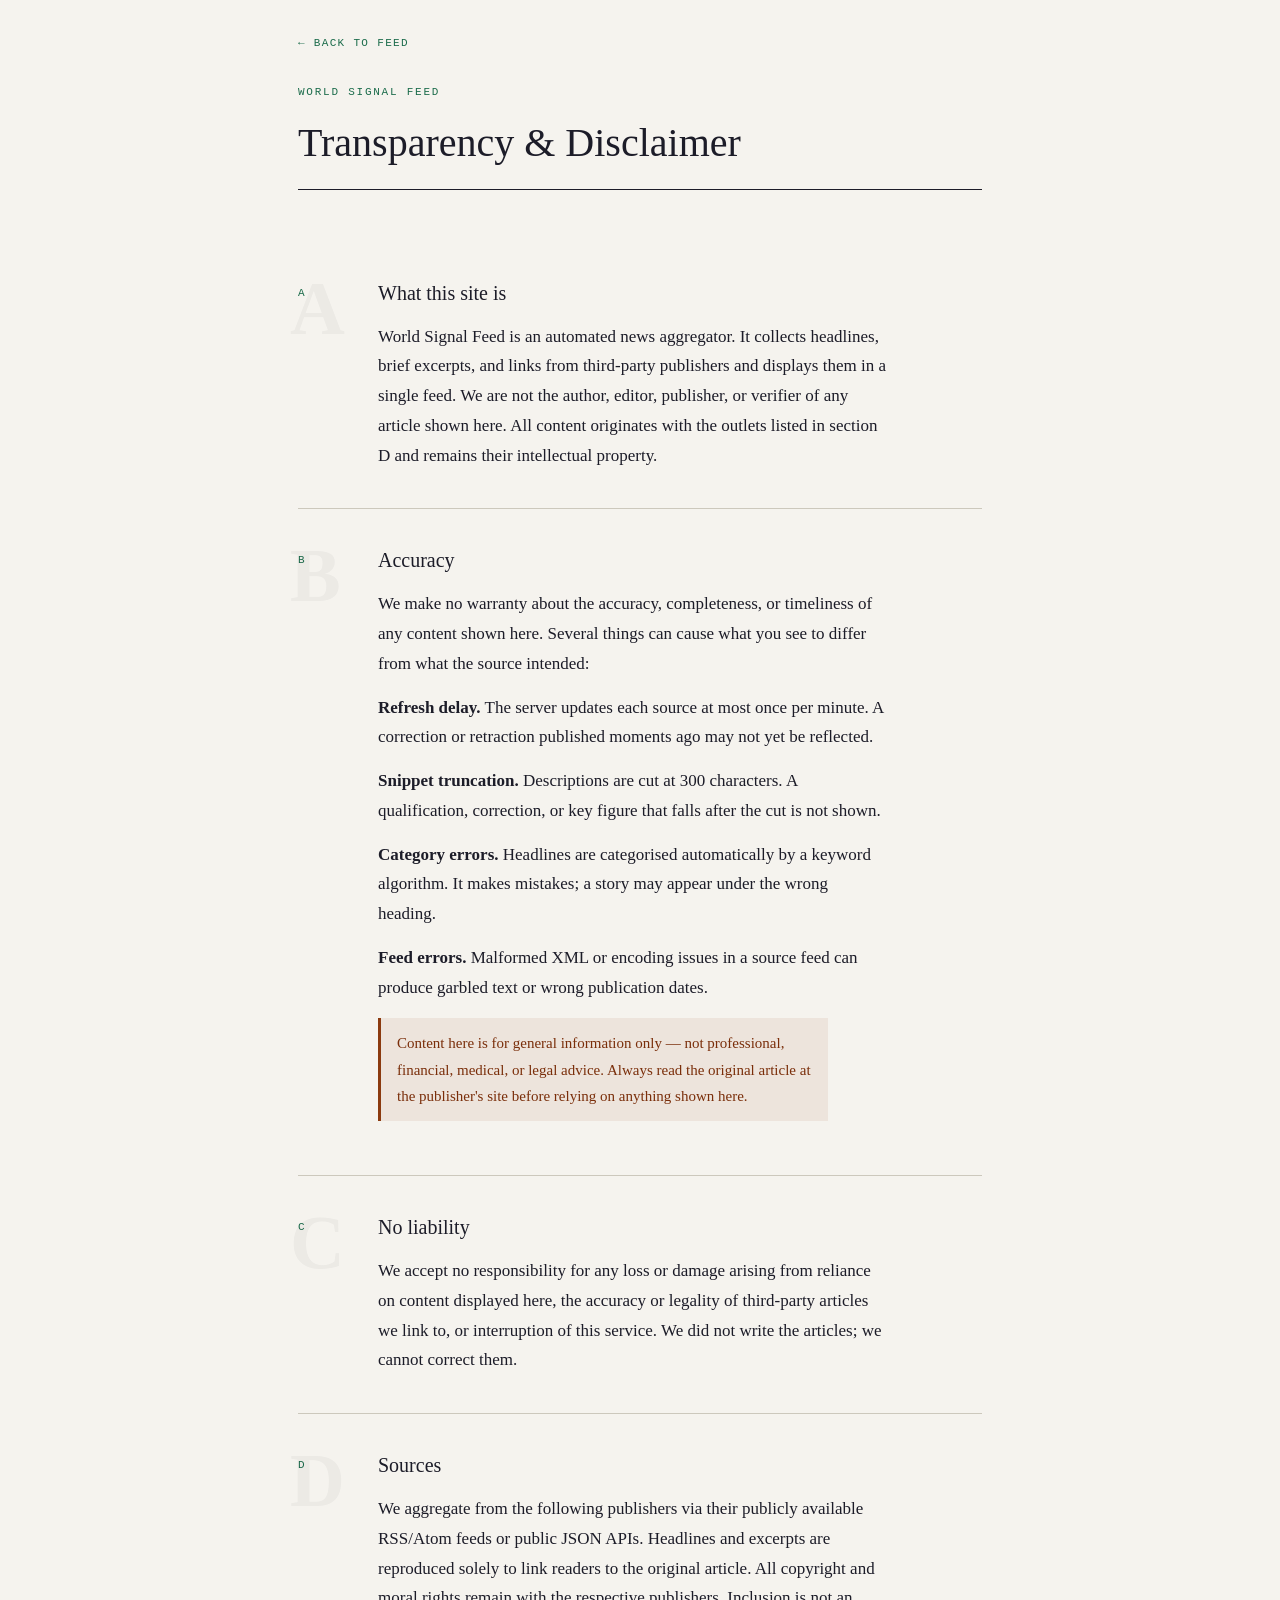
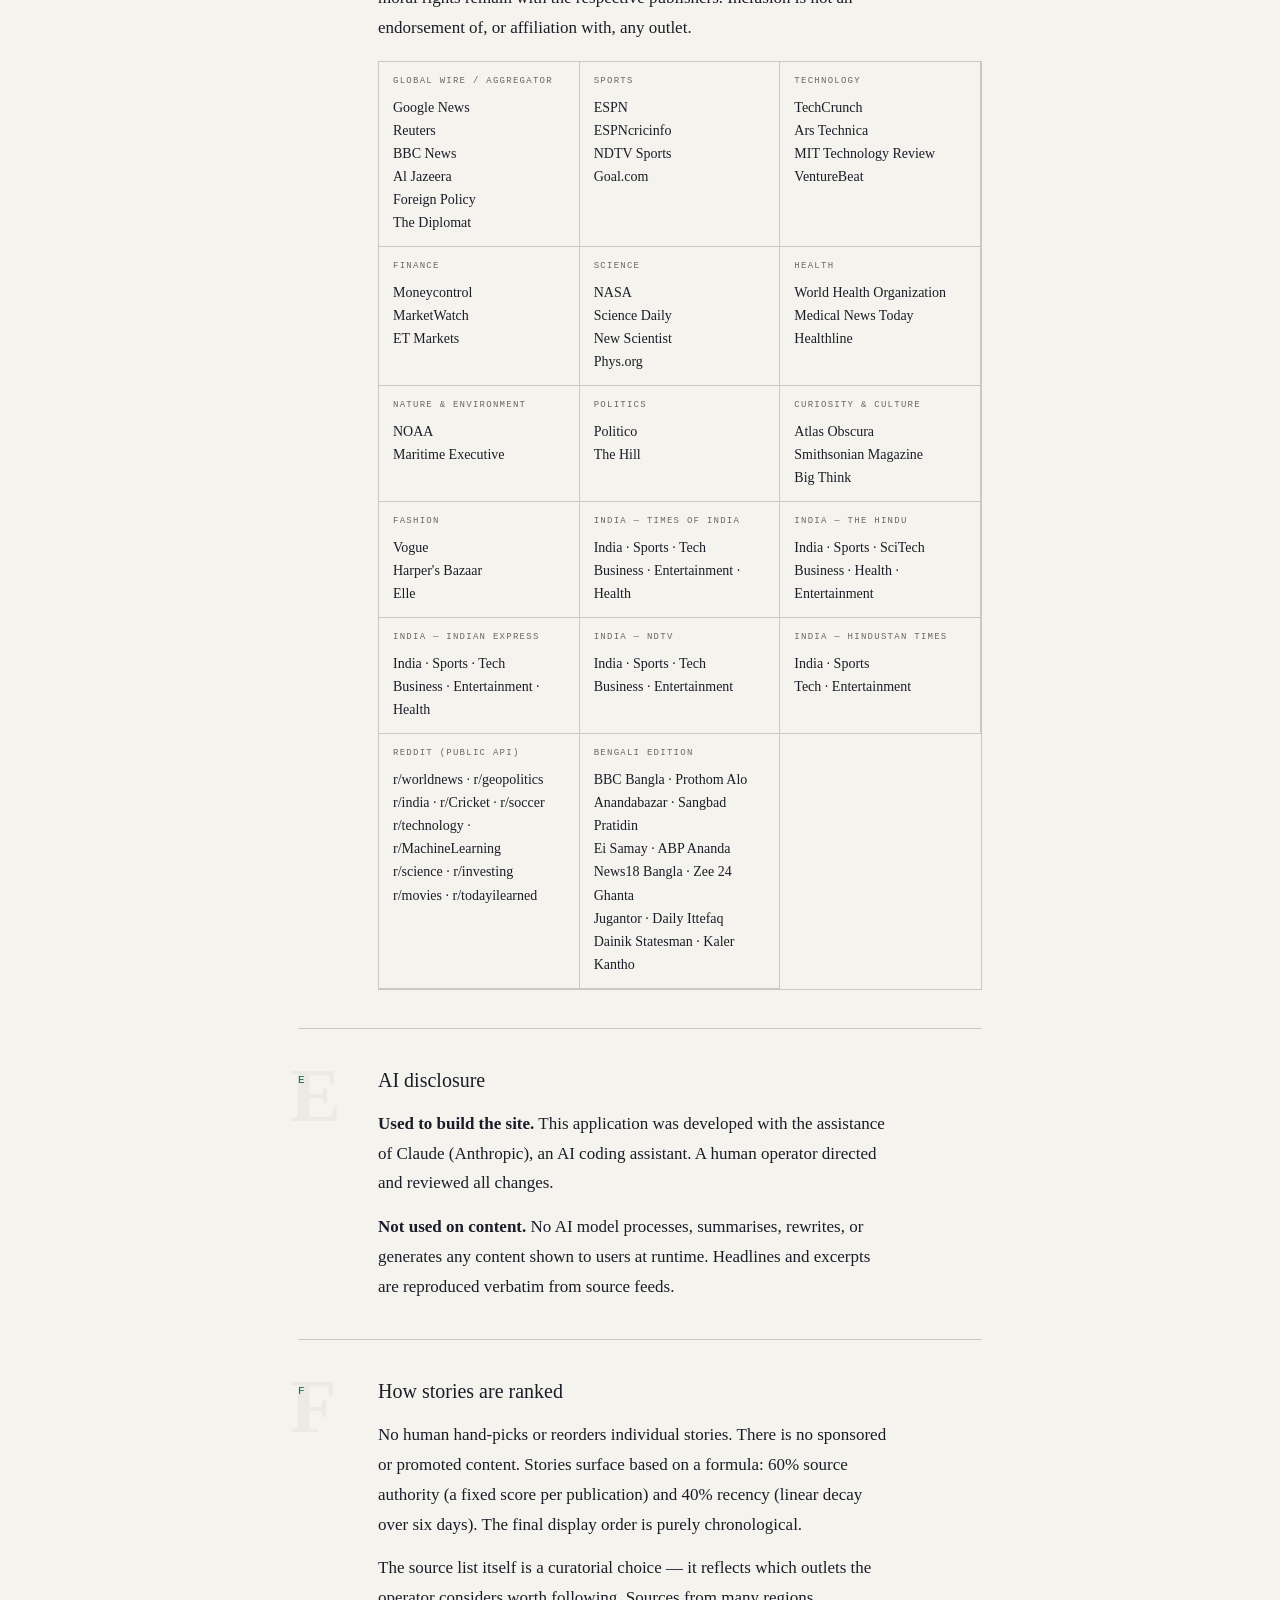
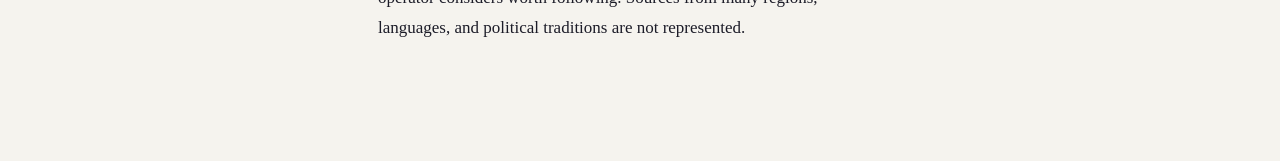
<file: disclaimer.html>
<!DOCTYPE html>
<html lang="en">
<head>
  <meta charset="UTF-8">
  <meta name="viewport" content="width=device-width, initial-scale=1">
  <meta name="theme-color" content="#131311">
  <title>Transparency & Disclaimer — World Signal Feed</title>
  <style>
    :root {
      --page:   #f5f3ee;
      --ink:    #1c1c28;
      --rule:   #ccc8bc;
      --accent: #1a6b4a;
      --meta:   #6b6660;
      --warn-bg: color-mix(in srgb, #8b3a0f 8%, #f5f3ee);
      --warn-fg: #7a2e0a;
      --warn-bd: #8b3a0f;
    }
    @media (prefers-color-scheme: dark) {
      :root {
        --page:   #131311;
        --ink:    #e8e4dc;
        --rule:   #2c2925;
        --accent: #3db87a;
        --meta:   #857f74;
        --warn-bg: color-mix(in srgb, #c4743a 10%, #131311);
        --warn-fg: #d08050;
        --warn-bd: #a05a28;
      }
    }

    *, *::before, *::after { box-sizing: border-box; margin: 0; padding: 0; }

    html {
      background: var(--page);
      color: var(--ink);
      font-family: Georgia, 'Times New Roman', serif;
      font-size: 17px;
      line-height: 1.75;
      -webkit-font-smoothing: antialiased;
    }

    body { max-width: 740px; margin: 0 auto; padding: 0 28px 80px; }

    .back {
      display: inline-flex;
      align-items: center;
      gap: 6px;
      font-family: ui-monospace, monospace;
      font-size: 11px;
      letter-spacing: 0.12em;
      text-transform: uppercase;
      color: var(--accent);
      text-decoration: none;
      margin-top: 28px;
      padding: 6px 0;
    }
    .back:hover { text-decoration: underline; }

    header {
      border-bottom: 1.5px solid var(--ink);
      padding: 24px 0 22px;
      margin-bottom: 52px;
    }
    .eyebrow {
      font-family: ui-monospace, monospace;
      font-size: 11px;
      letter-spacing: 0.16em;
      text-transform: uppercase;
      color: var(--accent);
      margin-bottom: 16px;
    }
    h1 {
      font-size: clamp(28px, 4vw, 40px);
      font-weight: normal;
      line-height: 1.2;
      text-wrap: balance;
    }

    .section {
      display: grid;
      grid-template-columns: 48px 1fr;
      gap: 0 32px;
      padding: 38px 0;
      border-bottom: 0.5px solid var(--rule);
    }
    .section:last-of-type { border-bottom: none; }

    .section-mark { padding-top: 4px; position: relative; }
    .section-letter {
      font-family: ui-monospace, monospace;
      font-size: 11px;
      letter-spacing: 0.12em;
      text-transform: uppercase;
      color: var(--accent);
      display: block;
      position: sticky;
      top: 24px;
    }
    .ghost {
      position: absolute;
      top: -10px; left: -8px;
      font-size: 76px;
      font-family: Georgia, serif;
      font-weight: bold;
      color: var(--ink);
      opacity: 0.04;
      line-height: 1;
      pointer-events: none;
      user-select: none;
    }

    .body h2 {
      font-size: 20px;
      font-weight: normal;
      margin-bottom: 16px;
      line-height: 1.3;
      text-wrap: balance;
    }
    .body p { max-width: 60ch; margin-bottom: 14px; color: var(--ink); }
    .body p:last-child { margin-bottom: 0; }

    .callout {
      border-left: 3px solid var(--warn-bd);
      background: var(--warn-bg);
      color: var(--warn-fg);
      padding: 12px 16px;
      margin: 16px 0;
      font-size: 15px;
      max-width: 60ch;
    }

    .source-grid {
      display: grid;
      grid-template-columns: repeat(auto-fill, minmax(190px, 1fr));
      border: 0.5px solid var(--rule);
      margin-top: 18px;
      font-size: 14px;
      overflow-x: auto;
    }
    .sg { border-right: 0.5px solid var(--rule); border-bottom: 0.5px solid var(--rule); padding: 12px 14px; }
    .sg-label {
      font-family: ui-monospace, monospace;
      font-size: 9px;
      letter-spacing: 0.14em;
      text-transform: uppercase;
      color: var(--meta);
      margin-bottom: 6px;
    }
    .sg ul { list-style: none; }
    .sg li { line-height: 1.65; color: var(--ink); }

    @media (max-width: 540px) {
      .section { grid-template-columns: 1fr; gap: 6px 0; }
      .ghost { display: none; }
      .source-grid { grid-template-columns: 1fr 1fr; }
    }
    @media (prefers-reduced-motion: reduce) { * { transition: none !important; } }
  </style>
</head>
<body>

<a class="back" href="/">&#8592; Back to feed</a>

<header>
  <div class="eyebrow">World Signal Feed</div>
  <h1>Transparency &amp; Disclaimer</h1>
</header>

<div class="section">
  <div class="section-mark"><span class="section-letter">A</span><span class="ghost">A</span></div>
  <div class="body">
    <h2>What this site is</h2>
    <p>World Signal Feed is an automated news aggregator. It collects headlines, brief excerpts, and links from third-party publishers and displays them in a single feed. We are not the author, editor, publisher, or verifier of any article shown here. All content originates with the outlets listed in section D and remains their intellectual property.</p>
  </div>
</div>

<div class="section">
  <div class="section-mark"><span class="section-letter">B</span><span class="ghost">B</span></div>
  <div class="body">
    <h2>Accuracy</h2>
    <p>We make no warranty about the accuracy, completeness, or timeliness of any content shown here. Several things can cause what you see to differ from what the source intended:</p>
    <p><strong>Refresh delay.</strong> The server updates each source at most once per minute. A correction or retraction published moments ago may not yet be reflected.</p>
    <p><strong>Snippet truncation.</strong> Descriptions are cut at 300 characters. A qualification, correction, or key figure that falls after the cut is not shown.</p>
    <p><strong>Category errors.</strong> Headlines are categorised automatically by a keyword algorithm. It makes mistakes; a story may appear under the wrong heading.</p>
    <p><strong>Feed errors.</strong> Malformed XML or encoding issues in a source feed can produce garbled text or wrong publication dates.</p>
    <div class="callout">
      Content here is for general information only — not professional, financial, medical, or legal advice. Always read the original article at the publisher's site before relying on anything shown here.
    </div>
  </div>
</div>

<div class="section">
  <div class="section-mark"><span class="section-letter">C</span><span class="ghost">C</span></div>
  <div class="body">
    <h2>No liability</h2>
    <p>We accept no responsibility for any loss or damage arising from reliance on content displayed here, the accuracy or legality of third-party articles we link to, or interruption of this service. We did not write the articles; we cannot correct them.</p>
  </div>
</div>

<div class="section">
  <div class="section-mark"><span class="section-letter">D</span><span class="ghost">D</span></div>
  <div class="body">
    <h2>Sources</h2>
    <p>We aggregate from the following publishers via their publicly available RSS/Atom feeds or public JSON APIs. Headlines and excerpts are reproduced solely to link readers to the original article. All copyright and moral rights remain with the respective publishers. Inclusion is not an endorsement of, or affiliation with, any outlet.</p>
    <div class="source-grid">
      <div class="sg"><div class="sg-label">Global wire / aggregator</div><ul><li>Google News</li><li>Reuters</li><li>BBC News</li><li>Al Jazeera</li><li>Foreign Policy</li><li>The Diplomat</li></ul></div>
      <div class="sg"><div class="sg-label">Sports</div><ul><li>ESPN</li><li>ESPNcricinfo</li><li>NDTV Sports</li><li>Goal.com</li></ul></div>
      <div class="sg"><div class="sg-label">Technology</div><ul><li>TechCrunch</li><li>Ars Technica</li><li>MIT Technology Review</li><li>VentureBeat</li></ul></div>
      <div class="sg"><div class="sg-label">Finance</div><ul><li>Moneycontrol</li><li>MarketWatch</li><li>ET Markets</li></ul></div>
      <div class="sg"><div class="sg-label">Science</div><ul><li>NASA</li><li>Science Daily</li><li>New Scientist</li><li>Phys.org</li></ul></div>
      <div class="sg"><div class="sg-label">Health</div><ul><li>World Health Organization</li><li>Medical News Today</li><li>Healthline</li></ul></div>
      <div class="sg"><div class="sg-label">Nature &amp; environment</div><ul><li>NOAA</li><li>Maritime Executive</li></ul></div>
      <div class="sg"><div class="sg-label">Politics</div><ul><li>Politico</li><li>The Hill</li></ul></div>
      <div class="sg"><div class="sg-label">Curiosity &amp; culture</div><ul><li>Atlas Obscura</li><li>Smithsonian Magazine</li><li>Big Think</li></ul></div>
      <div class="sg"><div class="sg-label">Fashion</div><ul><li>Vogue</li><li>Harper's Bazaar</li><li>Elle</li></ul></div>
      <div class="sg"><div class="sg-label">India — Times of India</div><ul><li>India · Sports · Tech</li><li>Business · Entertainment · Health</li></ul></div>
      <div class="sg"><div class="sg-label">India — The Hindu</div><ul><li>India · Sports · SciTech</li><li>Business · Health · Entertainment</li></ul></div>
      <div class="sg"><div class="sg-label">India — Indian Express</div><ul><li>India · Sports · Tech</li><li>Business · Entertainment · Health</li></ul></div>
      <div class="sg"><div class="sg-label">India — NDTV</div><ul><li>India · Sports · Tech</li><li>Business · Entertainment</li></ul></div>
      <div class="sg"><div class="sg-label">India — Hindustan Times</div><ul><li>India · Sports</li><li>Tech · Entertainment</li></ul></div>
      <div class="sg"><div class="sg-label">Reddit (public API)</div><ul><li>r/worldnews · r/geopolitics</li><li>r/india · r/Cricket · r/soccer</li><li>r/technology · r/MachineLearning</li><li>r/science · r/investing</li><li>r/movies · r/todayilearned</li></ul></div>
      <div class="sg"><div class="sg-label">Bengali edition</div><ul><li>BBC Bangla · Prothom Alo</li><li>Anandabazar · Sangbad Pratidin</li><li>Ei Samay · ABP Ananda</li><li>News18 Bangla · Zee 24 Ghanta</li><li>Jugantor · Daily Ittefaq</li><li>Dainik Statesman · Kaler Kantho</li></ul></div>
    </div>
  </div>
</div>

<div class="section">
  <div class="section-mark"><span class="section-letter">E</span><span class="ghost">E</span></div>
  <div class="body">
    <h2>AI disclosure</h2>
    <p><strong>Used to build the site.</strong> This application was developed with the assistance of Claude (Anthropic), an AI coding assistant. A human operator directed and reviewed all changes.</p>
    <p><strong>Not used on content.</strong> No AI model processes, summarises, rewrites, or generates any content shown to users at runtime. Headlines and excerpts are reproduced verbatim from source feeds.</p>
  </div>
</div>

<div class="section">
  <div class="section-mark"><span class="section-letter">F</span><span class="ghost">F</span></div>
  <div class="body">
    <h2>How stories are ranked</h2>
    <p>No human hand-picks or reorders individual stories. There is no sponsored or promoted content. Stories surface based on a formula: 60% source authority (a fixed score per publication) and 40% recency (linear decay over six days). The final display order is purely chronological.</p>
    <p>The source list itself is a curatorial choice — it reflects which outlets the operator considers worth following. Sources from many regions, languages, and political traditions are not represented.</p>
  </div>
</div>

</body>
</html>
</file>
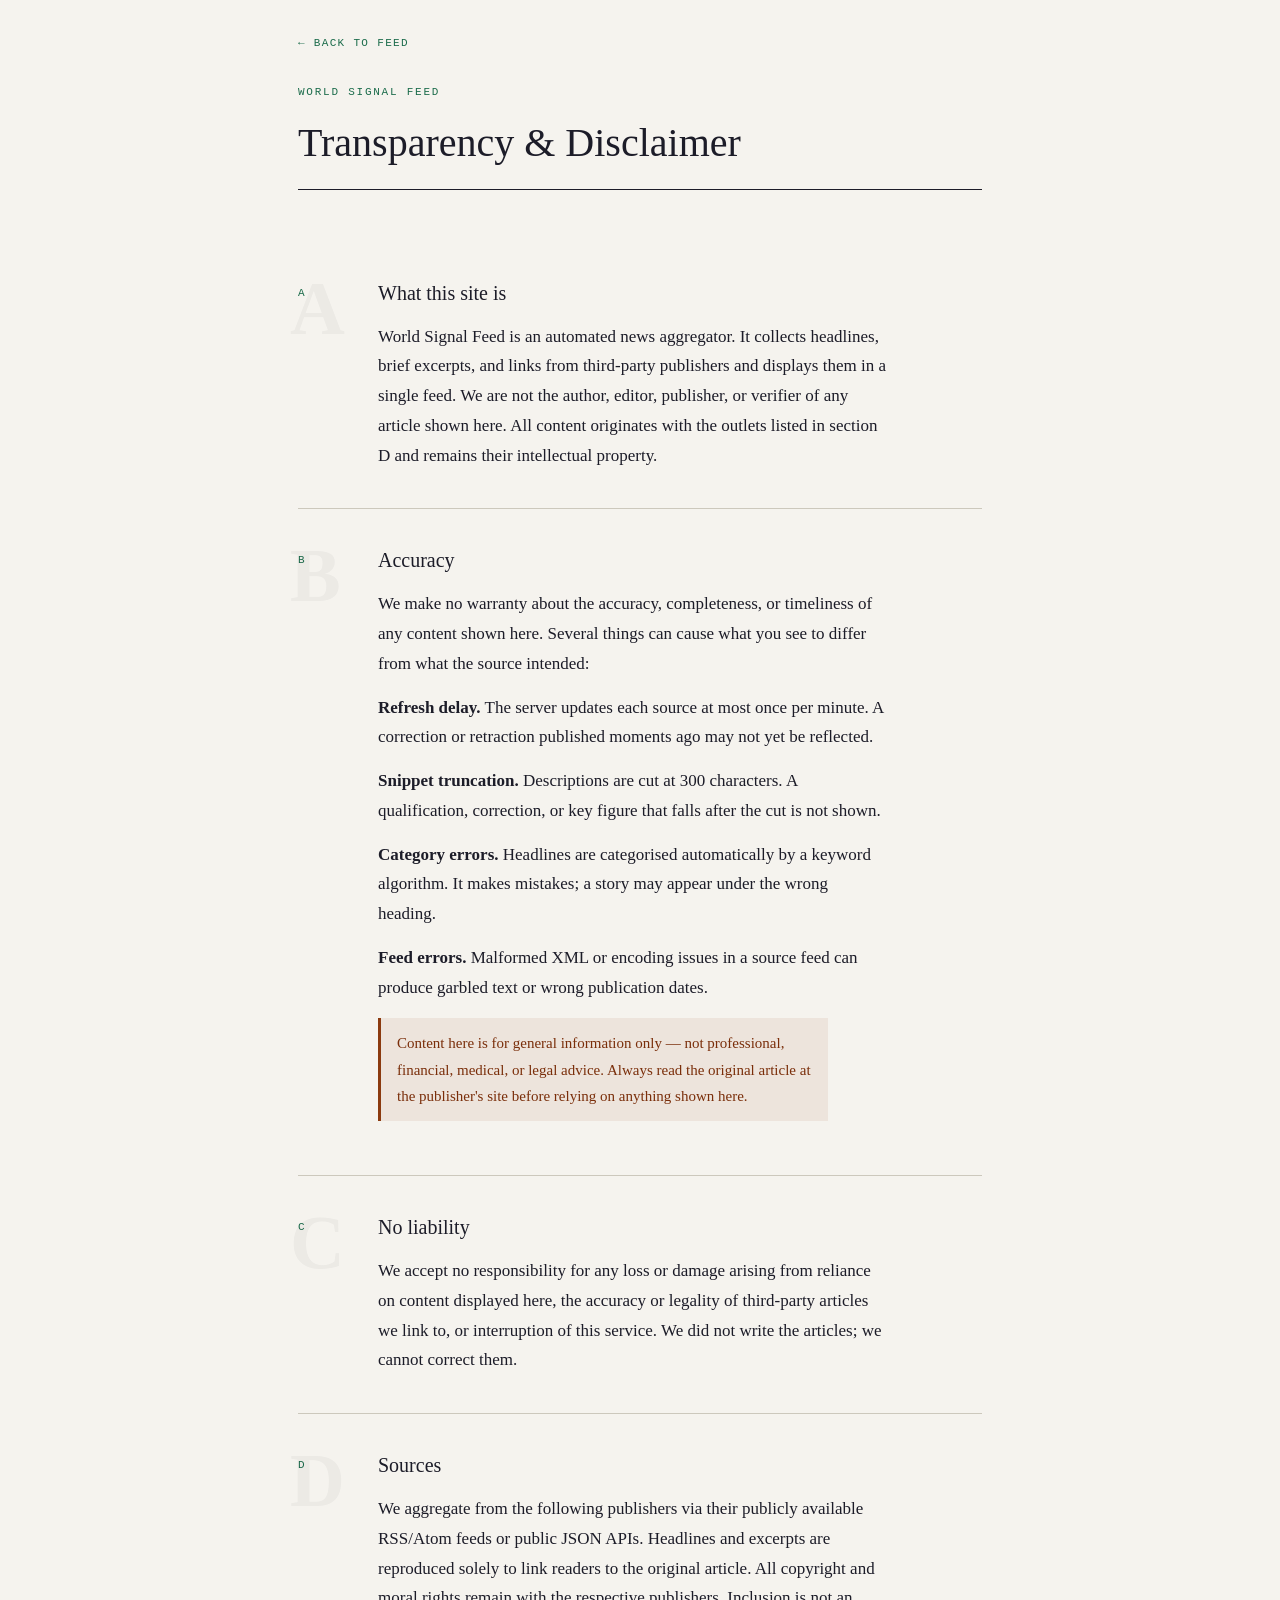
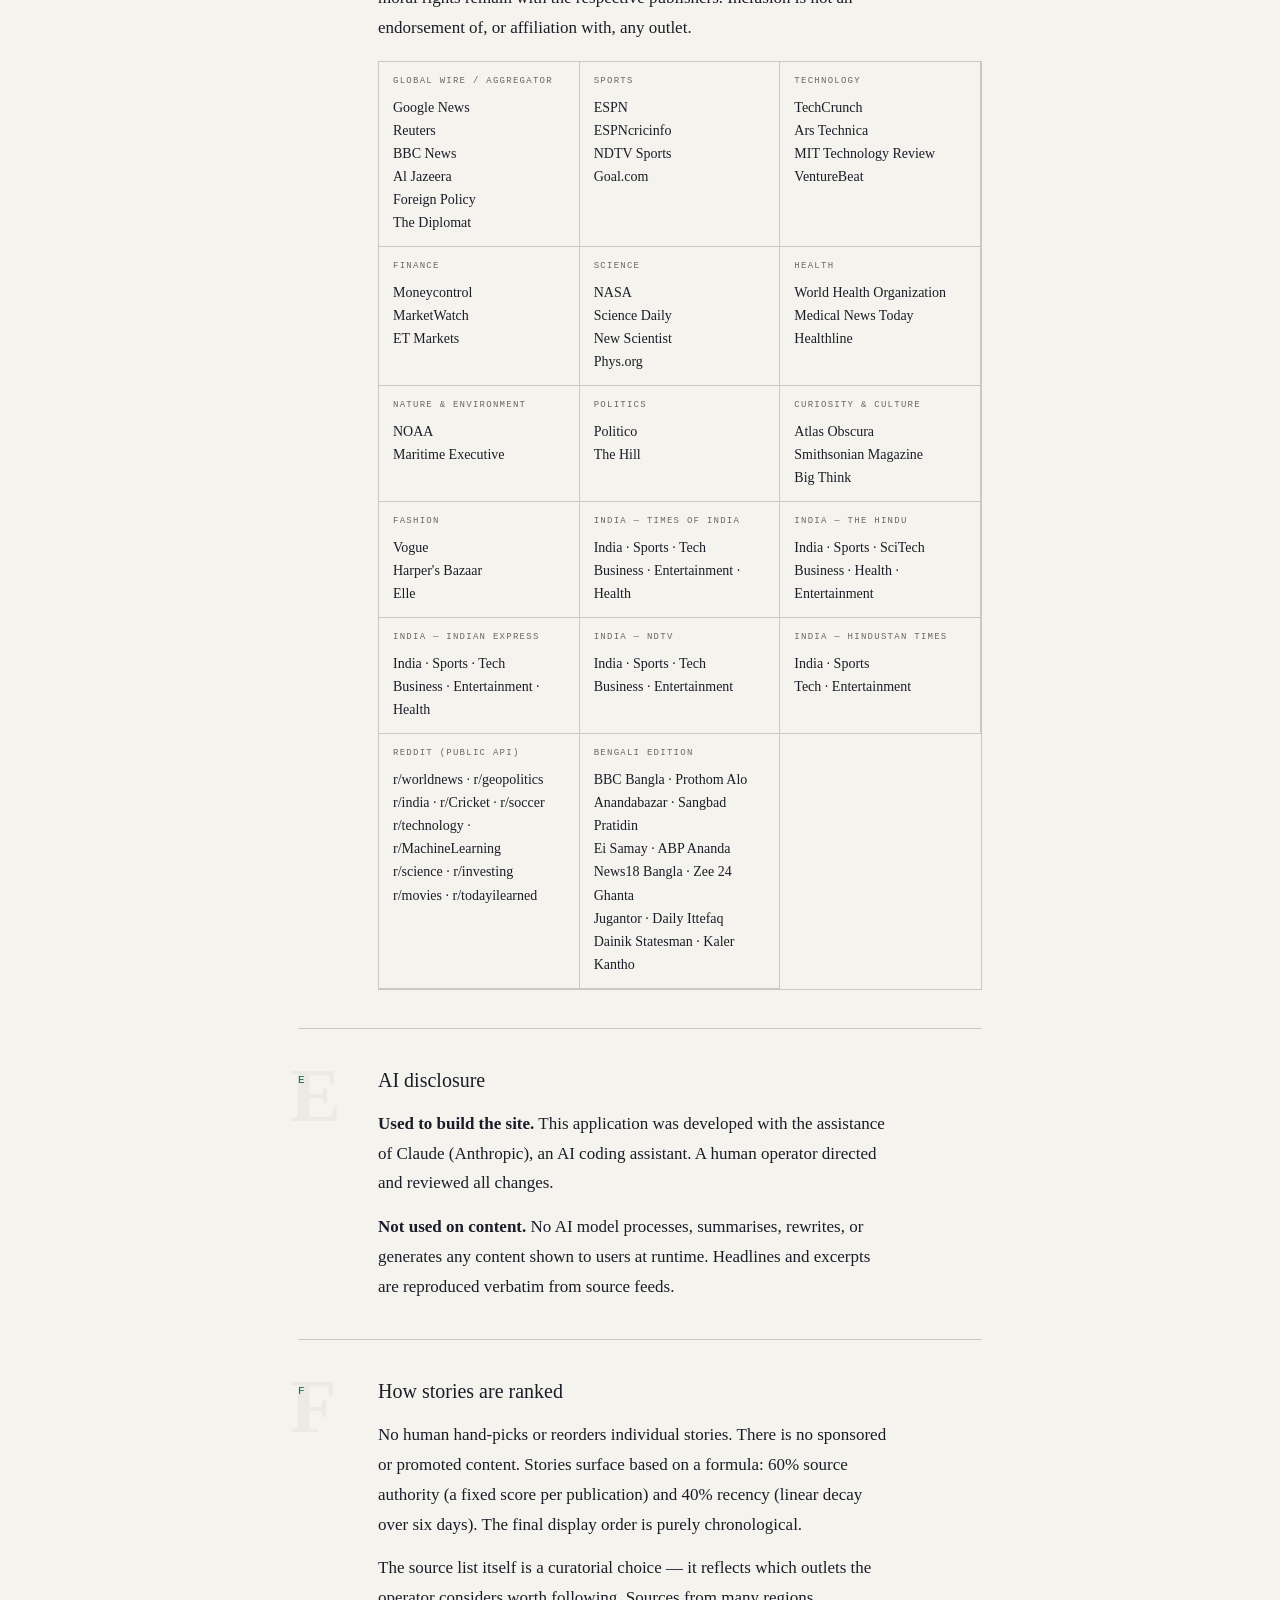
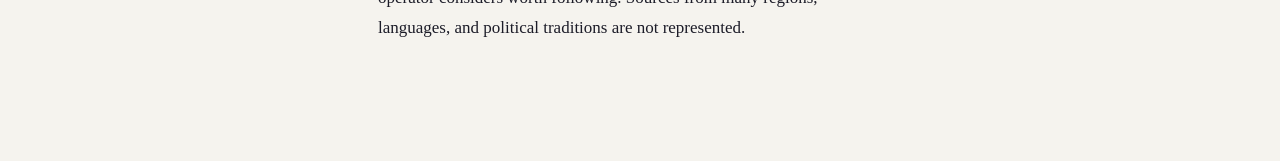
<file: pwa/disclaimer.html>
<!DOCTYPE html>
<html lang="en">
<head>
  <meta charset="UTF-8">
  <meta name="viewport" content="width=device-width, initial-scale=1">
  <meta name="theme-color" content="#131311">
  <title>Transparency & Disclaimer — World Signal Feed</title>
  <style>
    :root {
      --page:   #f5f3ee;
      --ink:    #1c1c28;
      --rule:   #ccc8bc;
      --accent: #1a6b4a;
      --meta:   #6b6660;
      --warn-bg: color-mix(in srgb, #8b3a0f 8%, #f5f3ee);
      --warn-fg: #7a2e0a;
      --warn-bd: #8b3a0f;
    }
    @media (prefers-color-scheme: dark) {
      :root {
        --page:   #131311;
        --ink:    #e8e4dc;
        --rule:   #2c2925;
        --accent: #3db87a;
        --meta:   #857f74;
        --warn-bg: color-mix(in srgb, #c4743a 10%, #131311);
        --warn-fg: #d08050;
        --warn-bd: #a05a28;
      }
    }

    *, *::before, *::after { box-sizing: border-box; margin: 0; padding: 0; }

    html {
      background: var(--page);
      color: var(--ink);
      font-family: Georgia, 'Times New Roman', serif;
      font-size: 17px;
      line-height: 1.75;
      -webkit-font-smoothing: antialiased;
    }

    body { max-width: 740px; margin: 0 auto; padding: 0 28px 80px; }

    /* Back link */
    .back {
      display: inline-flex;
      align-items: center;
      gap: 6px;
      font-family: ui-monospace, monospace;
      font-size: 11px;
      letter-spacing: 0.12em;
      text-transform: uppercase;
      color: var(--accent);
      text-decoration: none;
      margin-top: 28px;
      padding: 6px 0;
    }
    .back:hover { text-decoration: underline; }

    header {
      border-bottom: 1.5px solid var(--ink);
      padding: 24px 0 22px;
      margin-bottom: 52px;
    }
    .eyebrow {
      font-family: ui-monospace, monospace;
      font-size: 11px;
      letter-spacing: 0.16em;
      text-transform: uppercase;
      color: var(--accent);
      margin-bottom: 16px;
    }
    h1 {
      font-size: clamp(28px, 4vw, 40px);
      font-weight: normal;
      line-height: 1.2;
      text-wrap: balance;
    }

    .section {
      display: grid;
      grid-template-columns: 48px 1fr;
      gap: 0 32px;
      padding: 38px 0;
      border-bottom: 0.5px solid var(--rule);
    }
    .section:last-of-type { border-bottom: none; }

    .section-mark { padding-top: 4px; position: relative; }
    .section-letter {
      font-family: ui-monospace, monospace;
      font-size: 11px;
      letter-spacing: 0.12em;
      text-transform: uppercase;
      color: var(--accent);
      display: block;
      position: sticky;
      top: 24px;
    }
    .ghost {
      position: absolute;
      top: -10px; left: -8px;
      font-size: 76px;
      font-family: Georgia, serif;
      font-weight: bold;
      color: var(--ink);
      opacity: 0.04;
      line-height: 1;
      pointer-events: none;
      user-select: none;
    }

    .body h2 {
      font-size: 20px;
      font-weight: normal;
      margin-bottom: 16px;
      line-height: 1.3;
      text-wrap: balance;
    }
    .body p { max-width: 60ch; margin-bottom: 14px; color: var(--ink); }
    .body p:last-child { margin-bottom: 0; }

    .callout {
      border-left: 3px solid var(--warn-bd);
      background: var(--warn-bg);
      color: var(--warn-fg);
      padding: 12px 16px;
      margin: 16px 0;
      font-size: 15px;
      max-width: 60ch;
    }

    .source-grid {
      display: grid;
      grid-template-columns: repeat(auto-fill, minmax(190px, 1fr));
      border: 0.5px solid var(--rule);
      margin-top: 18px;
      font-size: 14px;
      overflow-x: auto;
    }
    .sg { border-right: 0.5px solid var(--rule); border-bottom: 0.5px solid var(--rule); padding: 12px 14px; }
    .sg-label {
      font-family: ui-monospace, monospace;
      font-size: 9px;
      letter-spacing: 0.14em;
      text-transform: uppercase;
      color: var(--meta);
      margin-bottom: 6px;
    }
    .sg ul { list-style: none; }
    .sg li { line-height: 1.65; color: var(--ink); }

    @media (max-width: 540px) {
      .section { grid-template-columns: 1fr; gap: 6px 0; }
      .ghost { display: none; }
      .source-grid { grid-template-columns: 1fr 1fr; }
    }
    @media (prefers-reduced-motion: reduce) { * { transition: none !important; } }
  </style>
</head>
<body>

<a class="back" href="/">&#8592; Back to feed</a>

<header>
  <div class="eyebrow">World Signal Feed</div>
  <h1>Transparency &amp; Disclaimer</h1>
</header>

<div class="section">
  <div class="section-mark"><span class="section-letter">A</span><span class="ghost">A</span></div>
  <div class="body">
    <h2>What this site is</h2>
    <p>World Signal Feed is an automated news aggregator. It collects headlines, brief excerpts, and links from third-party publishers and displays them in a single feed. We are not the author, editor, publisher, or verifier of any article shown here. All content originates with the outlets listed in section D and remains their intellectual property.</p>
  </div>
</div>

<div class="section">
  <div class="section-mark"><span class="section-letter">B</span><span class="ghost">B</span></div>
  <div class="body">
    <h2>Accuracy</h2>
    <p>We make no warranty about the accuracy, completeness, or timeliness of any content shown here. Several things can cause what you see to differ from what the source intended:</p>
    <p><strong>Refresh delay.</strong> The server updates each source at most once per minute. A correction or retraction published moments ago may not yet be reflected.</p>
    <p><strong>Snippet truncation.</strong> Descriptions are cut at 300 characters. A qualification, correction, or key figure that falls after the cut is not shown.</p>
    <p><strong>Category errors.</strong> Headlines are categorised automatically by a keyword algorithm. It makes mistakes; a story may appear under the wrong heading.</p>
    <p><strong>Feed errors.</strong> Malformed XML or encoding issues in a source feed can produce garbled text or wrong publication dates.</p>
    <div class="callout">
      Content here is for general information only — not professional, financial, medical, or legal advice. Always read the original article at the publisher's site before relying on anything shown here.
    </div>
  </div>
</div>

<div class="section">
  <div class="section-mark"><span class="section-letter">C</span><span class="ghost">C</span></div>
  <div class="body">
    <h2>No liability</h2>
    <p>We accept no responsibility for any loss or damage arising from reliance on content displayed here, the accuracy or legality of third-party articles we link to, or interruption of this service. We did not write the articles; we cannot correct them.</p>
  </div>
</div>

<div class="section">
  <div class="section-mark"><span class="section-letter">D</span><span class="ghost">D</span></div>
  <div class="body">
    <h2>Sources</h2>
    <p>We aggregate from the following publishers via their publicly available RSS/Atom feeds or public JSON APIs. Headlines and excerpts are reproduced solely to link readers to the original article. All copyright and moral rights remain with the respective publishers. Inclusion is not an endorsement of, or affiliation with, any outlet.</p>
    <div class="source-grid">
      <div class="sg"><div class="sg-label">Global wire / aggregator</div><ul><li>Google News</li><li>Reuters</li><li>BBC News</li><li>Al Jazeera</li><li>Foreign Policy</li><li>The Diplomat</li></ul></div>
      <div class="sg"><div class="sg-label">Sports</div><ul><li>ESPN</li><li>ESPNcricinfo</li><li>NDTV Sports</li><li>Goal.com</li></ul></div>
      <div class="sg"><div class="sg-label">Technology</div><ul><li>TechCrunch</li><li>Ars Technica</li><li>MIT Technology Review</li><li>VentureBeat</li></ul></div>
      <div class="sg"><div class="sg-label">Finance</div><ul><li>Moneycontrol</li><li>MarketWatch</li><li>ET Markets</li></ul></div>
      <div class="sg"><div class="sg-label">Science</div><ul><li>NASA</li><li>Science Daily</li><li>New Scientist</li><li>Phys.org</li></ul></div>
      <div class="sg"><div class="sg-label">Health</div><ul><li>World Health Organization</li><li>Medical News Today</li><li>Healthline</li></ul></div>
      <div class="sg"><div class="sg-label">Nature &amp; environment</div><ul><li>NOAA</li><li>Maritime Executive</li></ul></div>
      <div class="sg"><div class="sg-label">Politics</div><ul><li>Politico</li><li>The Hill</li></ul></div>
      <div class="sg"><div class="sg-label">Curiosity &amp; culture</div><ul><li>Atlas Obscura</li><li>Smithsonian Magazine</li><li>Big Think</li></ul></div>
      <div class="sg"><div class="sg-label">Fashion</div><ul><li>Vogue</li><li>Harper's Bazaar</li><li>Elle</li></ul></div>
      <div class="sg"><div class="sg-label">India — Times of India</div><ul><li>India · Sports · Tech</li><li>Business · Entertainment · Health</li></ul></div>
      <div class="sg"><div class="sg-label">India — The Hindu</div><ul><li>India · Sports · SciTech</li><li>Business · Health · Entertainment</li></ul></div>
      <div class="sg"><div class="sg-label">India — Indian Express</div><ul><li>India · Sports · Tech</li><li>Business · Entertainment · Health</li></ul></div>
      <div class="sg"><div class="sg-label">India — NDTV</div><ul><li>India · Sports · Tech</li><li>Business · Entertainment</li></ul></div>
      <div class="sg"><div class="sg-label">India — Hindustan Times</div><ul><li>India · Sports</li><li>Tech · Entertainment</li></ul></div>
      <div class="sg"><div class="sg-label">Reddit (public API)</div><ul><li>r/worldnews · r/geopolitics</li><li>r/india · r/Cricket · r/soccer</li><li>r/technology · r/MachineLearning</li><li>r/science · r/investing</li><li>r/movies · r/todayilearned</li></ul></div>
      <div class="sg"><div class="sg-label">Bengali edition</div><ul><li>BBC Bangla · Prothom Alo</li><li>Anandabazar · Sangbad Pratidin</li><li>Ei Samay · ABP Ananda</li><li>News18 Bangla · Zee 24 Ghanta</li><li>Jugantor · Daily Ittefaq</li><li>Dainik Statesman · Kaler Kantho</li></ul></div>
    </div>
  </div>
</div>

<div class="section">
  <div class="section-mark"><span class="section-letter">E</span><span class="ghost">E</span></div>
  <div class="body">
    <h2>AI disclosure</h2>
    <p><strong>Used to build the site.</strong> This application was developed with the assistance of Claude (Anthropic), an AI coding assistant. A human operator directed and reviewed all changes.</p>
    <p><strong>Not used on content.</strong> No AI model processes, summarises, rewrites, or generates any content shown to users at runtime. Headlines and excerpts are reproduced verbatim from source feeds.</p>
  </div>
</div>

<div class="section">
  <div class="section-mark"><span class="section-letter">F</span><span class="ghost">F</span></div>
  <div class="body">
    <h2>How stories are ranked</h2>
    <p>No human hand-picks or reorders individual stories. There is no sponsored or promoted content. Stories surface based on a formula: 60% source authority (a fixed score per publication) and 40% recency (linear decay over six days). The final display order is purely chronological.</p>
    <p>The source list itself is a curatorial choice — it reflects which outlets the operator considers worth following. Sources from many regions, languages, and political traditions are not represented.</p>
  </div>
</div>

</body>
</html>
</file>
